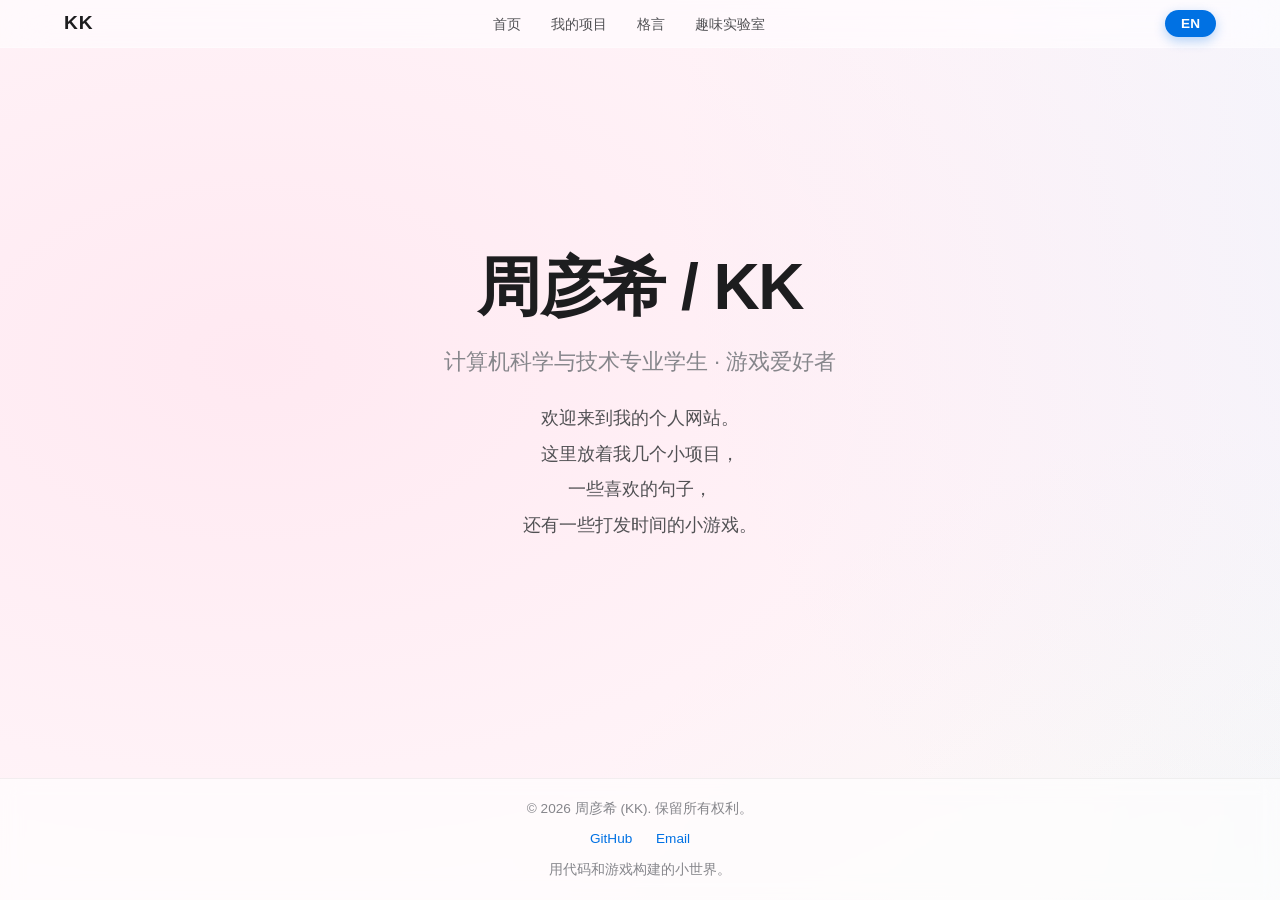
<file: index.html>
<!DOCTYPE html>
<html lang="zh-CN">
<head>
    <meta charset="UTF-8">
    <meta name="viewport" content="width=device-width, initial-scale=1.0">
    <title>KK | Home</title>
    <link rel="icon" href="data:image/svg+xml,<svg xmlns=%22http://www.w3.org/2000/svg%22 viewBox=%220 0 100 100%22><text y=%22.9em%22 font-size=%2290%22>✨</text></svg>">
    <link rel="stylesheet" href="style.css">
</head>
<body>
    <div id="nav-placeholder"></div>

    <!-- 首页就只有这个全屏的 Hero 区域了 -->
    <main class="hero-section">
        <div class="hero-content">
            <!-- < img src="avatar.jpg" alt="KK" class="hero-avatar"> -->
            <h1 data-zh="周彦希 / KK" data-en="Yanxi Zhou / KK">周彦希 / KK</h1>
            <h2 data-zh="计算机科学与技术专业学生 · 游戏爱好者" data-en="CS Student & Gamer">计算机科学与技术专业学生 · 游戏爱好者</h2>
            
            <div class="hero-desc">
                <p data-zh="欢迎来到我的个人网站。" data-en="Welcome to my personal website.">欢迎来到我的个人网站。</p >
                <p data-zh="这里放着我几个小项目，" data-en="Here you'll find a few of my small projects,">这里放着我几个小项目，</p >
                <p data-zh="一些喜欢的句子，" data-en="some of my favorite quotes,">一些喜欢的句子，</p >
                <p data-zh="还有一些打发时间的小游戏。" data-en="and a little game to kill time.">还有一些打发时间的小游戏。</p >
            </div>
        </div>
    </main>

    <div id="footer-placeholder"></div>
    <script src="main.js"></script>
</body>
</html>
</file>
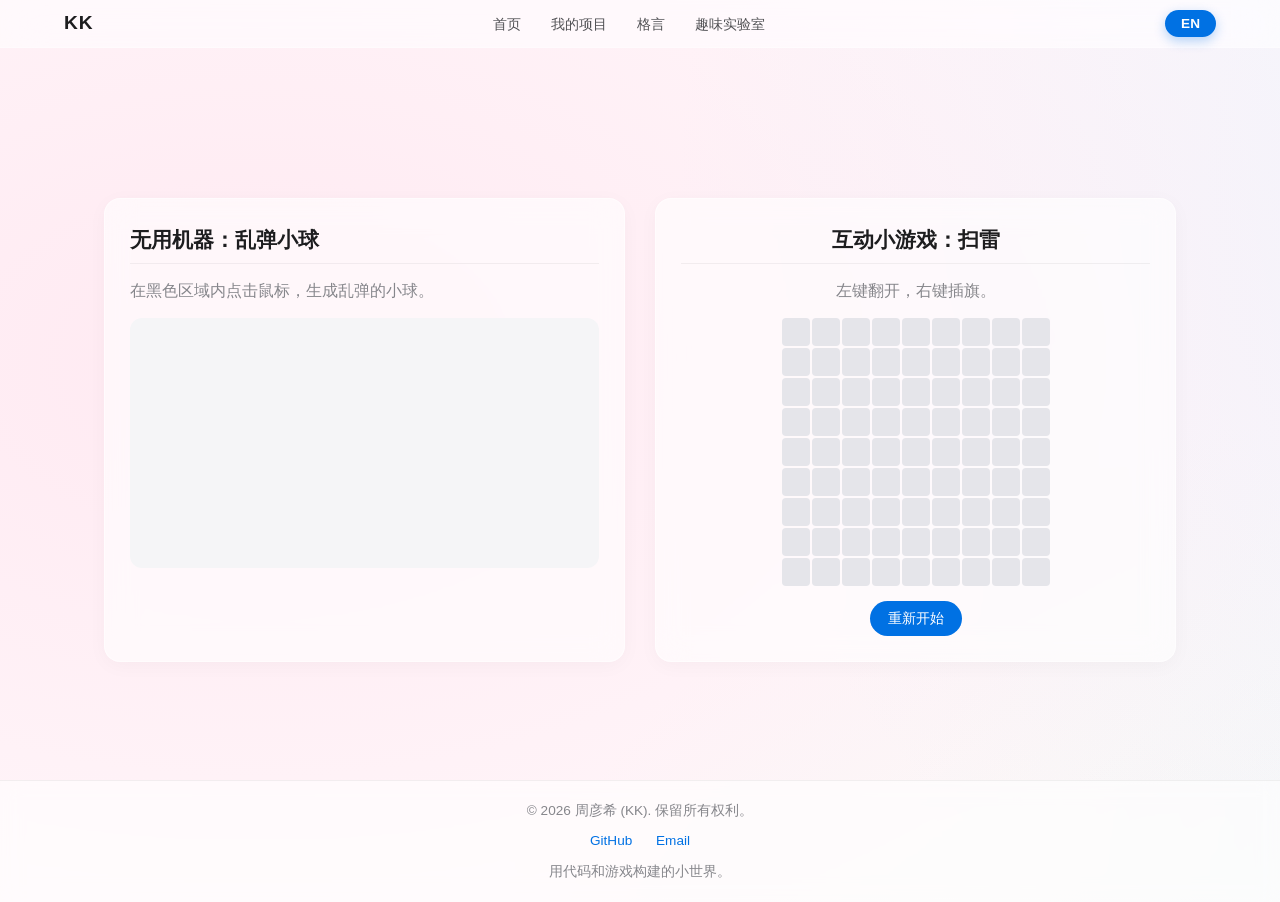
<file: machine.html>
<!DOCTYPE html>
<html lang="zh-CN">
<head>
    <meta charset="UTF-8">
    <meta name="viewport" content="width=device-width, initial-scale=1.0">
    <title>KK | Lab</title>
    <link rel="stylesheet" href="style.css">
</head>
<body>
    <div id="nav-placeholder"></div>

    <main class="lab-section">
        <!-- 无用机器：弹球 -->
        <div class="lab-box">
            <h2 data-zh="无用机器：乱弹小球" data-en="Useless Machine: Bouncing Balls">无用机器：乱弹小球</h2>
            <p data-zh="在黑色区域内点击鼠标，生成乱弹的小球。" data-en="Click inside the black area to spawn bouncing balls." style="margin-bottom: 15px; color: #86868b;">在黑色区域内点击鼠标，生成乱弹的小球。</p >
            <canvas id="ball-canvas"></canvas>
        </div>

        <!-- 互动小游戏：扫雷 -->
        <div class="lab-box" style="text-align: center;">
            <h2 data-zh="互动小游戏：扫雷" data-en="Interactive Game: Minesweeper">互动小游戏：扫雷</h2>
            <p data-zh="左键翻开，右键插旗。" data-en="Left click to reveal, right click to flag." style="margin-bottom: 15px; color: #86868b;">左键翻开，右键插旗。</p >
            <div id="minesweeper"></div>
            <button id="restart-btn" class="btn-restart" data-zh="重新开始" data-en="Restart">重新开始</button>
        </div>
    </main>

    <div id="footer-placeholder"></div>
    
    <script src="main.js"></script>
    <!-- 注意这里多引入了一个 machine.js，那是我们下一个要建的文件 -->
    <script src="machine.js"></script>
</body>
</html>
</file>
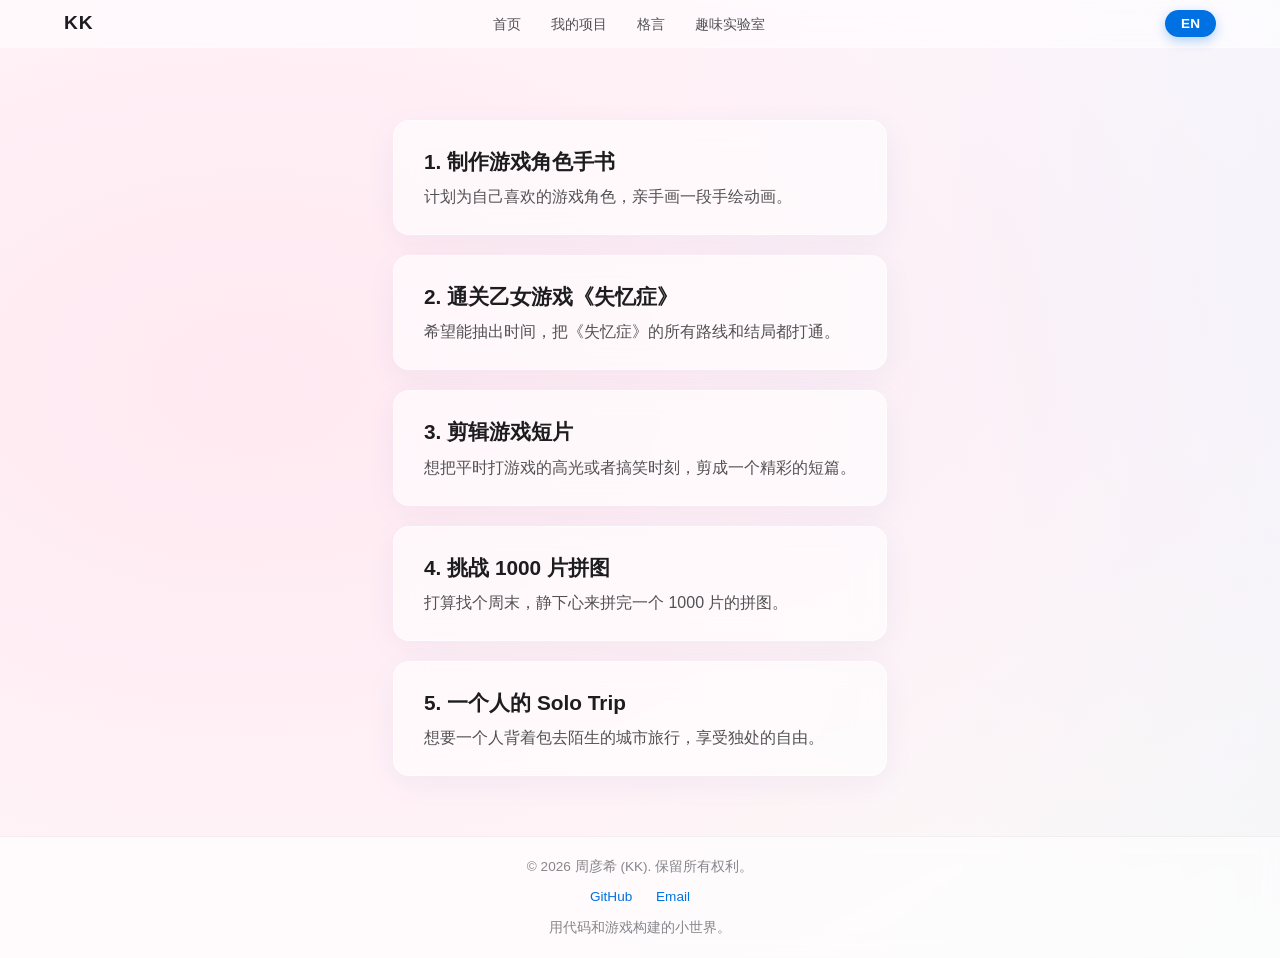
<file: project.html>
<!DOCTYPE html>
<html lang="zh-CN">
<head>
    <meta charset="UTF-8">
    <meta name="viewport" content="width=device-width, initial-scale=1.0">
    <title>KK | Projects</title>
    <link rel="stylesheet" href="style.css">
</head>
<body>
    <div id="nav-placeholder"></div>

    <main class="projects-section">
        <div class="project-item">
            <h3 data-zh="1. 制作游戏角色手书" data-en="1. Make a Game Character Fan Animation">1. 制作游戏角色手书</h3>
            <p data-zh="计划为自己喜欢的游戏角色，亲手画一段手绘动画。" data-en="Plan to draw a hand-drawn animation for a favorite game character.">计划为自己喜欢的游戏角色，亲手画一段手绘动画。</p >
        </div>
        <div class="project-item">
            <h3 data-zh="2. 通关乙女游戏《失忆症》" data-en="2. Beat Amnesia Otome Game">2. 通关乙女游戏《失忆症》</h3>
            <p data-zh="希望能抽出时间，把《失忆症》的所有路线和结局都打通。" data-en="Hope to find the time to clear all routes and endings in Amnesia.">希望能抽出时间，把《失忆症》的所有路线和结局都打通。</p >
        </div>
        <div class="project-item">
            <h3 data-zh="3. 剪辑游戏短片" data-en="3. Edit a Game Short Video">3. 剪辑游戏短片</h3>
            <p data-zh="想把平时打游戏的高光或者搞笑时刻，剪成一个精彩的短篇。" data-en="Want to edit some highlights or funny moments from my gameplay into a short video.">想把平时打游戏的高光或者搞笑时刻，剪成一个精彩的短篇。</p >
        </div>
        <div class="project-item">
            <h3 data-zh="4. 挑战 1000 片拼图" data-en="4. 1000-Piece Puzzle Challenge">4. 挑战 1000 片拼图</h3>
            <p data-zh="打算找个周末，静下心来拼完一个 1000 片的拼图。" data-en="Plan to spend a weekend quietly assembling a 1000-piece puzzle.">打算找个周末，静下心来拼完一个 1000 片的拼图。</p >
        </div>
        <div class="project-item">
            <h3 data-zh="5. 一个人的 Solo Trip" data-en="5. Solo Trip">5. 一个人的 Solo Trip</h3>
            <p data-zh="想要一个人背着包去陌生的城市旅行，享受独处的自由。" data-en="Want to travel alone to an unfamiliar city, enjoying the freedom of being solo.">想要一个人背着包去陌生的城市旅行，享受独处的自由。</p >
        </div>
    </main>

    <div id="footer-placeholder"></div>
    <script src="main.js"></script>
</body>
</html>
</file>
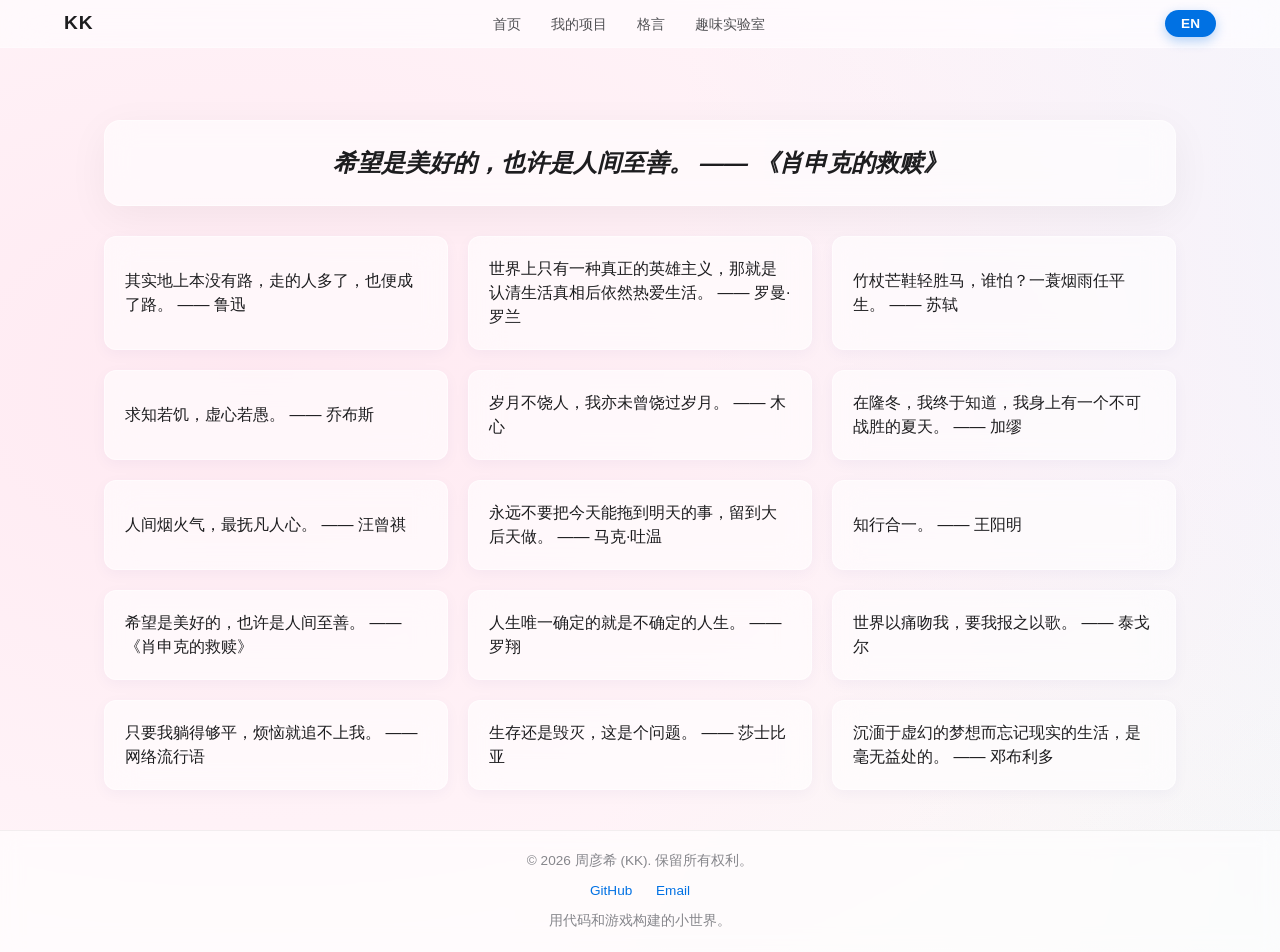
<file: quotes.html>
<!DOCTYPE html>
<html lang="zh-CN">
<head>
    <meta charset="UTF-8">
    <meta name="viewport" content="width=device-width, initial-scale=1.0">
    <title>KK | Quotes</title>
    <link rel="stylesheet" href="style.css">
</head>
<body>
    <div id="nav-placeholder"></div>

    <main class="quotes-section">
        <!-- 顶部随机展示一句格言 -->
        <div class="quote-hero">
            <h2 id="random-quote">加载中...</h2>
        </div>
        
        <!-- 15 句格言列表 -->
        <ul class="quote-list">
            <li data-zh="其实地上本没有路，走的人多了，也便成了路。 —— 鲁迅" data-en="Actually, there was no road on the earth at first, but when many people walk on it, it becomes a road. — Lu Xun">其实地上本没有路，走的人多了，也便成了路。 —— 鲁迅</li>
            <li data-zh="世界上只有一种真正的英雄主义，那就是认清生活真相后依然热爱生活。 —— 罗曼·罗兰" data-en="There is only one true heroism in the world: to see the world as it is and to love it. — Romain Rolland">世界上只有一种真正的英雄主义，那就是认清生活真相后依然热爱生活。 —— 罗曼·罗兰</li>
            <li data-zh="竹杖芒鞋轻胜马，谁怕？一蓑烟雨任平生。 —— 苏轼" data-en="With a bamboo staff and straw sandals, lighter than a horse, who's afraid? I'll spend my life in a misty rain in a straw cloak. — Su Shi">竹杖芒鞋轻胜马，谁怕？一蓑烟雨任平生。 —— 苏轼</li>
            <li data-zh="求知若饥，虚心若愚。 —— 乔布斯" data-en="Stay hungry, stay foolish. — Steve Jobs">求知若饥，虚心若愚。 —— 乔布斯</li>
            <li data-zh="岁月不饶人，我亦未曾饶过岁月。 —— 木心" data-en="Time is unforgiving, but I have never let time off the hook either. — Mu Xin">岁月不饶人，我亦未曾饶过岁月。 —— 木心</li>
            <li data-zh="在隆冬，我终于知道，我身上有一个不可战胜的夏天。 —— 加缪" data-en="In the depth of winter, I finally learned that there was in me an invincible summer. — Albert Camus">在隆冬，我终于知道，我身上有一个不可战胜的夏天。 —— 加缪</li>
            <li data-zh="人间烟火气，最抚凡人心。 —— 汪曾祺" data-en="The mundane worldly atmosphere is what most soothes the human heart. — Wang Zengqi">人间烟火气，最抚凡人心。 —— 汪曾祺</li>
            <li data-zh="永远不要把今天能拖到明天的事，留到大后天做。 —— 马克·吐温" data-en="Never put off till tomorrow what you can do the day after tomorrow. — Mark Twain">永远不要把今天能拖到明天的事，留到大后天做。 —— 马克·吐温</li>
            <li data-zh="知行合一。 —— 王阳明" data-en="Unity of knowledge and action. — Wang Yangming">知行合一。 —— 王阳明</li>
            <li data-zh="希望是美好的，也许是人间至善。 —— 《肖申克的救赎》" data-en="Hope is a good thing, maybe the best of things. — The Shawshank Redemption">希望是美好的，也许是人间至善。 —— 《肖申克的救赎》</li>
            <li data-zh="人生唯一确定的就是不确定的人生。 —— 罗翔" data-en="The only certainty in life is its uncertainty. — Luo Xiang">人生唯一确定的就是不确定的人生。 —— 罗翔</li>
            <li data-zh="世界以痛吻我，要我报之以歌。 —— 泰戈尔" data-en="The world has kissed my soul with its pain, asking for its return in songs. — Rabindranath Tagore">世界以痛吻我，要我报之以歌。 —— 泰戈尔</li>
            <li data-zh="只要我躺得够平，烦恼就追不上我。 —— 网络流行语" data-en="As long as I lie flat enough, worries can't catch me. — Internet Slang">只要我躺得够平，烦恼就追不上我。 —— 网络流行语</li>
            <li data-zh="生存还是毁灭，这是个问题。 —— 莎士比亚" data-en="To be, or not to be, that is the question. — William Shakespeare">生存还是毁灭，这是个问题。 —— 莎士比亚</li>
            <li data-zh="沉湎于虚幻的梦想而忘记现实的生活，是毫无益处的。 —— 邓布利多" data-en="It does not do to dwell on dreams and forget to live. — Albus Dumbledore">沉湎于虚幻的梦想而忘记现实的生活，是毫无益处的。 —— 邓布利多</li>
        </ul>
    </main>

    <div id="footer-placeholder"></div>
    
    <!-- 引入全站通用JS -->
    <script src="main.js"></script>
    
    <!-- 随机格言展示逻辑 -->
    <script>
        window.renderRandomQuote = function() {
            const quotes = document.querySelectorAll('.quote-list li');
            const randomIndex = Math.floor(Math.random() * quotes.length);
            const selectedQuote = quotes[randomIndex];
            // 检查当前是中文还是英文
            const isZh = (localStorage.getItem('lang') || 'zh') === 'zh';
            document.getElementById('random-quote').textContent = isZh ? selectedQuote.getAttribute('data-zh') : selectedQuote.getAttribute('data-en');
        };
        
        // 稍微延迟一下，确保导航栏和双语切换加载完毕后再渲染
        setTimeout(renderRandomQuote, 200); 
    </script>
</body>
</html>
</file>
<file: style.css>
/* 全局重置与字体 */
* {
    margin: 0;
    padding: 0;
    box-sizing: border-box;
}

body {
    font-family: -apple-system, BlinkMacSystemFont, "SF Pro Display", "Helvetica Neue", Arial, sans-serif;
    color: #1d1d1f; 
    line-height: 1.5;
    -webkit-font-smoothing: antialiased; 
    overflow-x: hidden;
    display: flex;
    flex-direction: column;
    min-height: 100vh;
    
    /* 梦幻贝母背景 */
    background-color: #ffffff;
    background-image: 
        radial-gradient(at 10% 20%, rgba(255, 200, 221, 0.4) 0px, transparent 50%),
        radial-gradient(at 90% 10%, rgba(200, 230, 255, 0.5) 0px, transparent 50%),
        radial-gradient(at 50% 80%, rgba(220, 255, 230, 0.4) 0px, transparent 50%),
        radial-gradient(at 80% 90%, rgba(230, 210, 255, 0.4) 0px, transparent 50%);
    background-size: 200% 200%;
    animation: motherOfPearl 15s ease infinite;
}

@keyframes motherOfPearl {
    0% { background-position: 0% 50%; }
    50% { background-position: 100% 50%; }
    100% { background-position: 0% 50%; }
}

main { flex: 1; }

/* 新增：全屏粒子特效画布（绝对不挡点击） */
#particle-canvas {
    position: fixed;
    top: 0;
    left: 0;
    width: 100vw;
    height: 100vh;
    pointer-events: none; /* 关键：鼠标可以直接穿透它点到后面的按钮 */
    z-index: 0; /* 放在最底层，文字上面 */
}

/* ================= 导航栏 ================= */
.navbar {
    position: fixed;
    top: 0;
    width: 100%;
    height: 48px;
    display: flex;
    justify-content: space-between;
    align-items: center;
    padding: 0 5%;
    background: rgba(255, 255, 255, 0.6);
    backdrop-filter: saturate(180%) blur(20px); 
    -webkit-backdrop-filter: saturate(180%) blur(20px);
    z-index: 1000;
    border-bottom: 1px solid rgba(255,255,255,0.3);
}

.navbar .logo { font-size: 1.2rem; font-weight: 600; letter-spacing: 1px; color: #1d1d1f; }
.nav-links { display: flex; list-style: none; gap: 30px; }
.nav-links a { color: #515154; text-decoration: none; font-size: 0.85rem; transition: color 0.3s ease; }
.nav-links a:hover { color: #000; }

#lang-toggle {
    background: #0071e3; color: #ffffff; border: none;
    border-radius: 20px; padding: 6px 16px; font-size: 0.85rem; font-weight: 600;
    cursor: pointer; transition: all 0.3s ease;
    box-shadow: 0 4px 12px rgba(0, 113, 227, 0.3);
}
#lang-toggle:hover { background: #0077ed; transform: scale(1.05); }

/* ================= 首页 Hero 区域 ================= */
.hero-section {
    height: calc(100vh - 48px);
    display: flex; justify-content: center; align-items: center; text-align: center;
    padding: 0 20px;
    position: relative; z-index: 1; 
}
.hero-content h1 { font-size: 4rem; font-weight: 700; letter-spacing: -1.5px; margin-bottom: 10px; color: #1d1d1f; }
.hero-content h2 { font-size: 1.4rem; color: #86868b; font-weight: 500; margin-bottom: 25px; }
.hero-desc {
    font-size: 1.15rem; color: #515154;
    display: flex; flex-direction: column; gap: 8px; align-items: center; 
}

/* ================= 我的项目 ================= */
.projects-section { padding: 120px 5% 40px; max-width: 800px; margin: 0 auto; position: relative; z-index: 1; }
.project-item {
    padding: 25px 30px; margin-bottom: 20px; 
    background: rgba(255, 255, 255, 0.6); backdrop-filter: blur(15px);
    border-radius: 16px; box-shadow: 0 8px 32px rgba(31, 38, 135, 0.05);
    border: 1px solid rgba(255, 255, 255, 0.5); transition: all 0.3s ease;
}
.project-item:hover { transform: scale(1.02) translateY(-2px); box-shadow: 0 12px 35px rgba(31, 38, 135, 0.1); }
.project-item h3 { font-size: 1.3rem; margin-bottom: 8px; color: #1d1d1f; }
.project-item p { color: #515154; font-size: 1rem; }

/* ================= 格言 ================= */
.quotes-section { padding: 120px 5% 40px; max-width: 1200px; margin: 0 auto; position: relative; z-index: 1; }
.quote-hero {
    text-align: center; margin-bottom: 30px; padding: 25px; 
    background: rgba(255, 255, 255, 0.6); backdrop-filter: blur(15px);
    border-radius: 16px; box-shadow: 0 10px 40px rgba(0,0,0,0.05);
    border: 1px solid rgba(255, 255, 255, 0.5);
}
.quote-hero h2 { font-size: 1.5rem; font-style: italic; line-height: 1.4; color: #1d1d1f; }
.quote-list { display: grid; grid-template-columns: repeat(3, 1fr); gap: 20px; list-style: none; }
.quote-list li {
    padding: 20px; font-size: 1rem; color: #1d1d1f;
    background: rgba(255, 255, 255, 0.6); backdrop-filter: blur(15px);
    border-radius: 12px; box-shadow: 0 4px 15px rgba(31, 38, 135, 0.04);
    border: 1px solid rgba(255, 255, 255, 0.5); transition: all 0.3s ease; display: flex; align-items: center; 
}
.quote-list li:hover { transform: scale(1.02) translateY(-2px); box-shadow: 0 12px 35px rgba(31, 38, 135, 0.1); }
@media (max-width: 900px) { .quote-list { grid-template-columns: 1fr; } }

/* ================= 实验室 ================= */
.lab-section { 
    padding: 120px 5% 40px; max-width: 1200px; margin: 0 auto; 
    position: relative; z-index: 1; display: grid; grid-template-columns: 1fr 1fr; gap: 30px; 
    min-height: calc(100vh - 120px); align-content: center; 
}
.lab-box { 
    padding: 25px; background: rgba(255, 255, 255, 0.6); backdrop-filter: blur(15px);
    border-radius: 16px; box-shadow: 0 4px 20px rgba(0,0,0,0.03); border: 1px solid rgba(255, 255, 255, 0.5);
}
@media (max-width: 900px) { .lab-section { grid-template-columns: 1fr; min-height: auto; } }
.lab-box h2 { margin-bottom: 15px; border-bottom: 1px solid rgba(0,0,0,0.05); padding-bottom: 8px; color: #1d1d1f; font-size: 1.3rem; }
#ball-canvas { width: 100%; height: 250px; background: #f5f5f7; border-radius: 12px; cursor: crosshair; }
#minesweeper { display: grid; grid-template-columns: repeat(9, 28px); gap: 2px; justify-content: center; margin-top: 15px; }
.cell {
    width: 28px; height: 28px; background: #e5e5ea; border-radius: 4px;
    display: flex; justify-content: center; align-items: center;
    font-weight: bold; cursor: pointer; user-select: none; color: #1d1d1f; font-size: 0.9rem;
}
.cell.revealed { background: #d2d2d7; cursor: default; }
.cell.mine { background: #ff3b30; color: white; }
.btn-restart {
    margin-top: 15px; padding: 8px 18px; border-radius: 20px; background: #0071e3; color: white; border: none; cursor: pointer;
    font-size: 0.9rem; transition: background 0.3s; display: block; margin-left: auto; margin-right: auto;
}
.btn-restart:hover { background: #0077ed; }

/* ================= Footer ================= */
.site-footer {
    background: rgba(255, 255, 255, 0.6); padding: 20px; text-align: center;
    font-size: 0.85rem; color: #86868b; margin-top: auto;
    border-top: 1px solid rgba(0,0,0,0.05); backdrop-filter: blur(10px);
    position: relative; z-index: 1;
}
.social-links { margin: 10px 0; }
.social-links a { color: #0071e3; text-decoration: none; margin: 0 10px; }
</file>
